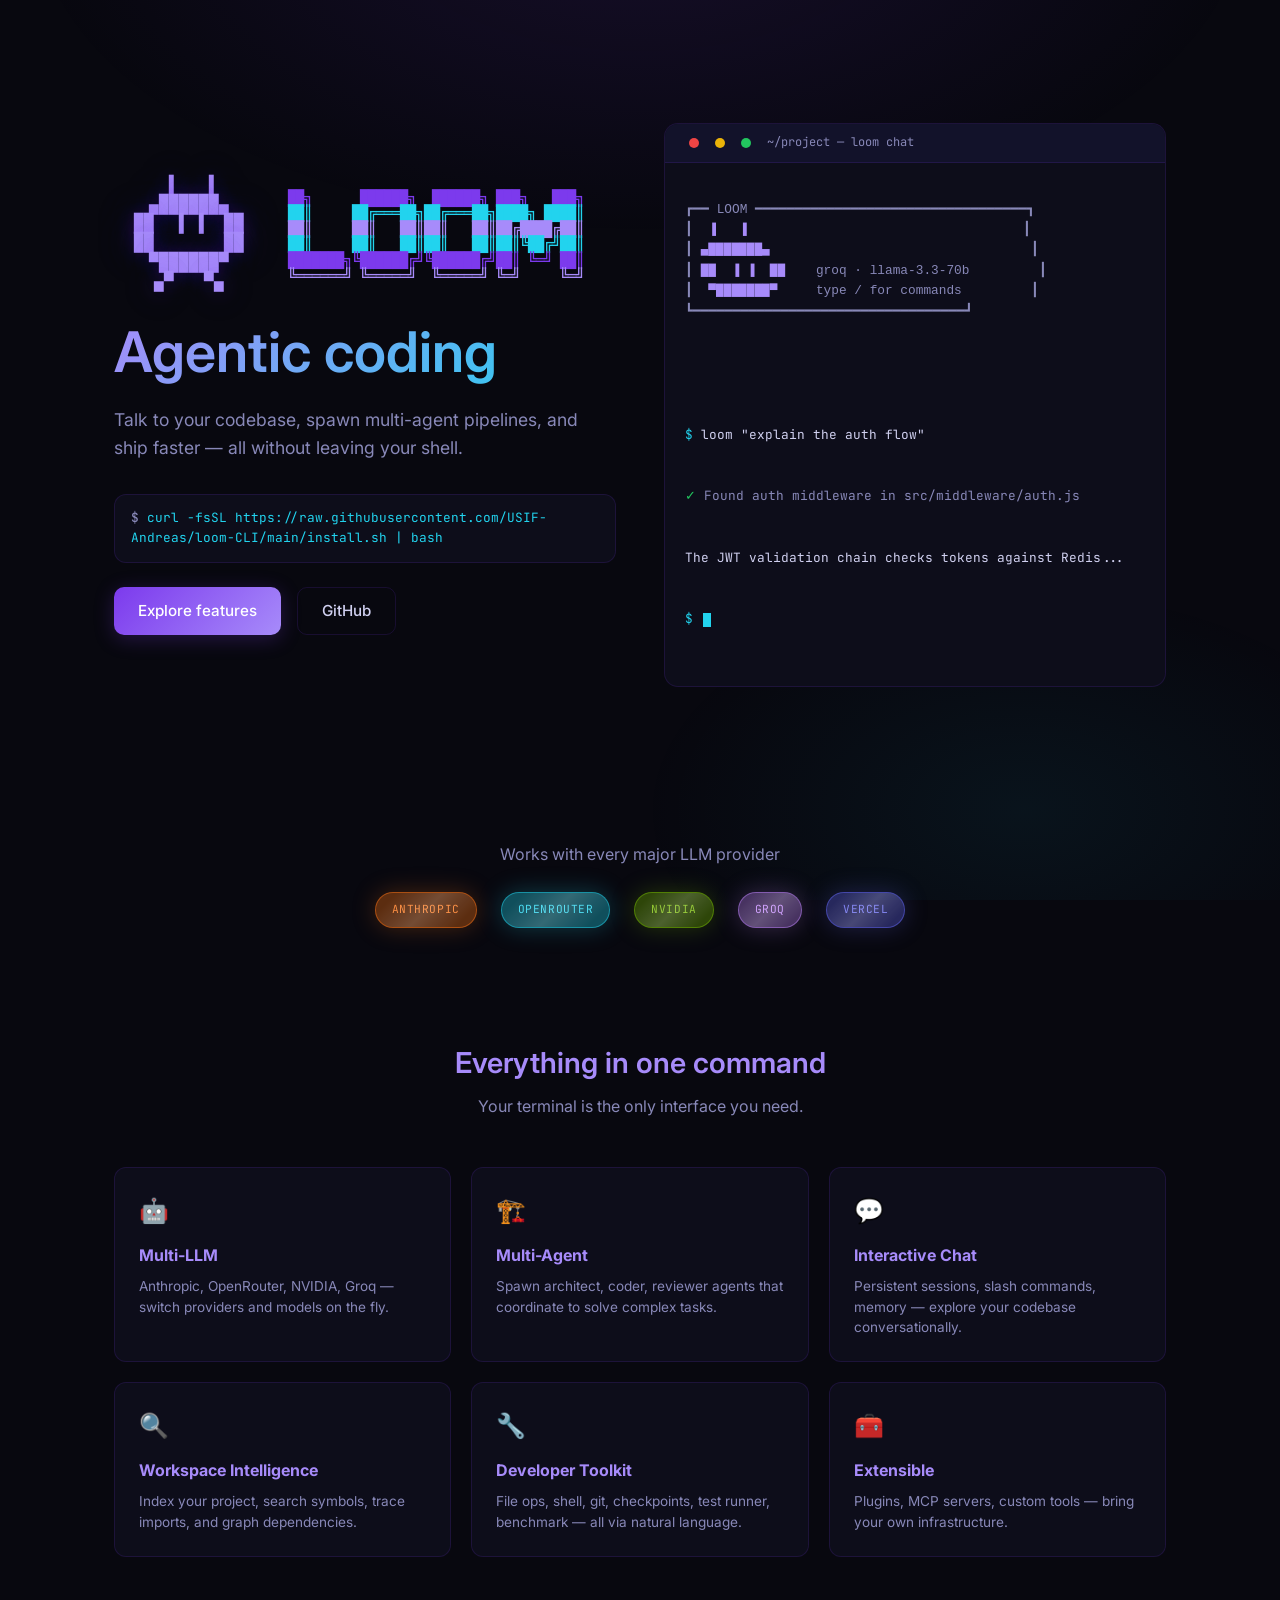
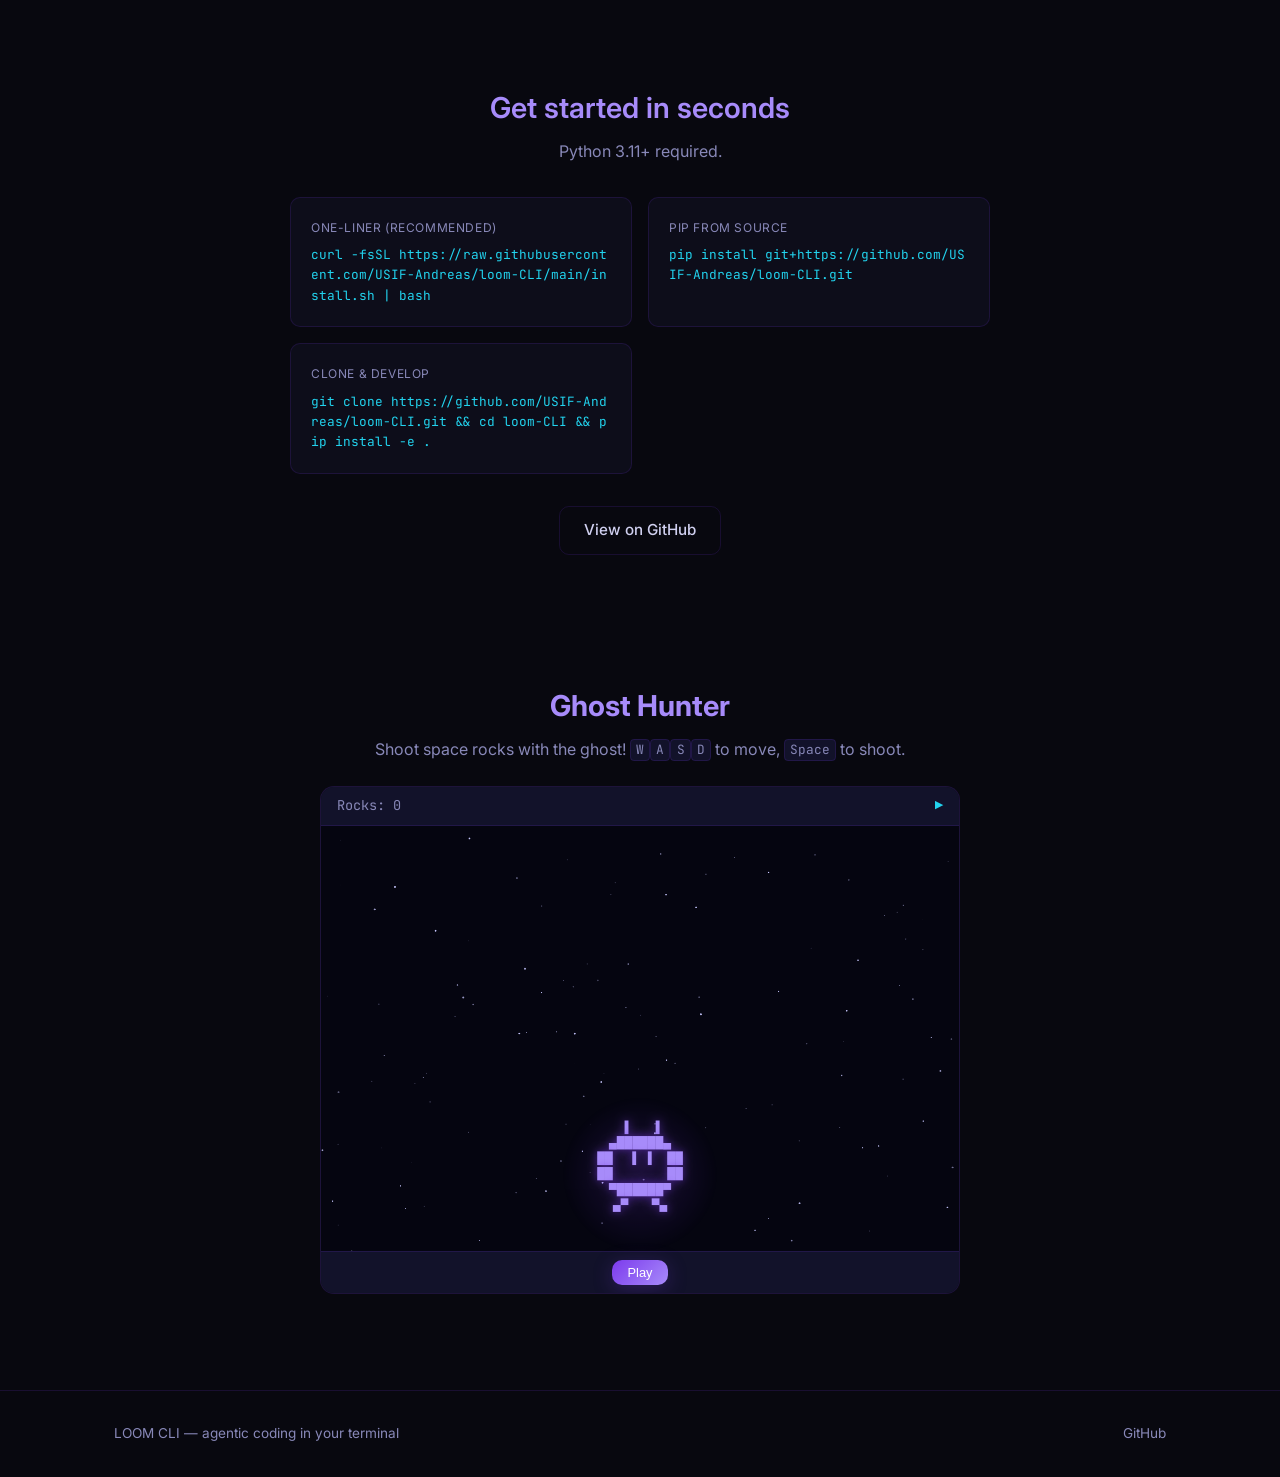
<file: website/index.html>
<!DOCTYPE html>
<html lang="en">
<head>
<meta charset="UTF-8">
<meta name="viewport" content="width=device-width, initial-scale=1.0">
<title>LOOM CLI — Agentic coding in your terminal</title>
<link rel="icon" type="image/svg+xml" href="data:image/svg+xml,%3Csvg xmlns='http://www.w3.org/2000/svg' viewBox='0 0 64 64'%3E%3Cdefs%3E%3ClinearGradient id='g' x1='0' y1='0' x2='1' y2='1'%3E%3Cstop offset='0' stop-color='%23a78bfa'/%3E%3Cstop offset='1' stop-color='%237c3aed'/%3E%3C/linearGradient%3E%3C/defs%3E%3Cpath d='M32 6C22 6 14 14 14 24v20c0 2 2 4 4 4l6-4 6 4 6-4 6 4 6-4 6 4c2 0 4-2 4-4V24c0-10-8-18-18-18z' fill='url(%23g)'/%3E%3Ccircle cx='24' cy='24' r='3' fill='%231a1a2e'/%3E%3Ccircle cx='40' cy='24' r='3' fill='%231a1a2e'/%3E%3Ccircle cx='24' cy='24' r='1.2' fill='%23fff'/%3E%3Ccircle cx='40' cy='24' r='1.2' fill='%23fff'/%3E%3C/svg%3E">
<link rel="stylesheet" href="css/style.css">
<link rel="preconnect" href="https://fonts.googleapis.com">
<link href="https://fonts.googleapis.com/css2?family=Inter:wght@400;500;600&family=JetBrains+Mono:wght@400;500&display=swap" rel="stylesheet">
</head>
<body>

<div class="container">

  <!-- Hero -->
  <section class="hero">
    <div class="hero-grid">
      <div class="hero-left">
        <div class="ghost-logo">
        <div class="ghost" id="ghost">▐   ▐
▄███████▄
██  ▐ ▐  ██
██       ██
▀███████▀
▄▀   ▀▄</div>

        <div class="loom-ascii"><span class="l">██╗      ██████╗  ██████╗ ███╗   ███╗</span>
<span class="o">██║     ██╔═══██╗██╔═══██╗████╗ ████║</span>
<span class="m">██║     ██║   ██║██║   ██║██╔████╔██║</span>
<span class="o">██║     ██║   ██║██║   ██║██║╚██╔╝██║</span>
<span class="l">███████╗╚██████╔╝╚██████╔╝██║ ╚═╝ ██║</span>
<span class="m">╚══════╝ ╚═════╝  ╚═════╝ ╚═╝     ╚═╝</span></div>
        </div>

        <h1 id="heroTitle">Agentic coding in your terminal</h1>
        <p>Talk to your codebase, spawn multi-agent pipelines, and ship faster — all without leaving your shell.</p>

        <div class="install-block">
          <div class="cmd" onclick="copyCmd(this)">
            curl -fsSL https://raw.githubusercontent.com/USIF-Andreas/loom-CLI/main/install.sh | bash
            <span class="copied">copied</span>
          </div>
        </div>

        <div class="btns">
          <a href="#features" class="btn btn-primary">Explore features</a>
          <a href="https://github.com/USIF-Andreas/loom-CLI" class="btn btn-outline">GitHub</a>
        </div>
      </div>

      <div class="hero-right">
        <div class="terminal-demo">
          <div class="bar">
            <span class="dot"></span>
            <span class="dot"></span>
            <span class="dot"></span>
            <span>~/project — loom chat</span>
          </div>
          <div class="output">
<pre class="line" style="margin:0;background:transparent;border:none;padding:0;color:#8888b8">┏━━ LOOM ━━━━━━━━━━━━━━━━━━━━━━━━━━━━━━━━━━┓
┃  <span style="color:#a78bfa">▐   ▐</span>                                    ┃
┃ <span style="color:#a78bfa">▄███████▄</span>                                  ┃
┃ <span style="color:#a78bfa">██  ▐ ▐  ██</span>    <span style="color:#8888b8">groq · llama-3.3-70b</span>         ┃
┃  <span style="color:#a78bfa">▀███████▀</span>     <span style="color:#8888b8">type / for commands</span>         ┃
┗━━━━━━━━━━━━━━━━━━━━━━━━━━━━━━━━━━┛</pre>
            <div class="line"><br></div>
            <div class="line"><span class="prompt">$</span> loom "explain the auth flow"</div>
            <div class="line"><span class="ok">✓</span> <span class="dim">Found auth middleware in src/middleware/auth.js</span></div>
            <div class="line"><span>The JWT validation chain checks tokens against Redis...</span></div>
            <div class="line"><span class="prompt">$</span> <span class="cursor"></span></div>
          </div>
        </div>
      </div>
    </div>
  </section>

  <!-- Providers -->
  <section class="providers">
    <p class="sub" style="text-align:center;color:var(--text2);margin-bottom:1.5rem">Works with every major LLM provider</p>
    <div class="provider-logos">
      <div class="provider-card" style="--c:#f97316">
        <span class="prov-name">Anthropic</span>
      </div>
      <div class="provider-card" style="--c:#22d3ee">
        <span class="prov-name">OpenRouter</span>
      </div>
      <div class="provider-card" style="--c:#76b900">
        <span class="prov-name">NVIDIA</span>
      </div>
      <div class="provider-card" style="--c:#c084fc">
        <span class="prov-name">Groq</span>
      </div>
      <div class="provider-card" style="--c:#6366f1">
        <span class="prov-name">Vercel</span>
      </div>
    </div>
  </section>

  <!-- Features -->
  <section class="features" id="features">
    <h2>Everything in one command</h2>
    <p class="sub">Your terminal is the only interface you need.</p>

    <div class="features-grid">
      <div class="feature-card">
        <div class="icon">&#x1f916;</div>
        <h3>Multi-LLM</h3>
        <p>Anthropic, OpenRouter, NVIDIA, Groq — switch providers and models on the fly.</p>
      </div>
      <div class="feature-card">
        <div class="icon">&#x1f3d7;&#xfe0f;</div>
        <h3>Multi-Agent</h3>
        <p>Spawn architect, coder, reviewer agents that coordinate to solve complex tasks.</p>
      </div>
      <div class="feature-card">
        <div class="icon">&#x1f4ac;</div>
        <h3>Interactive Chat</h3>
        <p>Persistent sessions, slash commands, memory — explore your codebase conversationally.</p>
      </div>
      <div class="feature-card">
        <div class="icon">&#x1f50d;</div>
        <h3>Workspace Intelligence</h3>
        <p>Index your project, search symbols, trace imports, and graph dependencies.</p>
      </div>
      <div class="feature-card">
        <div class="icon">&#x1f527;</div>
        <h3>Developer Toolkit</h3>
        <p>File ops, shell, git, checkpoints, test runner, benchmark — all via natural language.</p>
      </div>
      <div class="feature-card">
        <div class="icon">&#x1f9f0;</div>
        <h3>Extensible</h3>
        <p>Plugins, MCP servers, custom tools — bring your own infrastructure.</p>
      </div>
    </div>
  </section>

  <!-- Install -->
  <section class="install-section" id="install">
    <h2>Get started in seconds</h2>
    <p class="sub">Python 3.11+ required.</p>

    <div class="methods">
      <div class="method">
        <div class="label">One-liner (recommended)</div>
        <code>curl -fsSL https://raw.githubusercontent.com/USIF-Andreas/loom-CLI/main/install.sh | bash</code>
      </div>
      <div class="method">
        <div class="label">pip from source</div>
        <code>pip install git+https://github.com/USIF-Andreas/loom-CLI.git</code>
      </div>
      <div class="method">
        <div class="label">Clone &amp; develop</div>
        <code>git clone https://github.com/USIF-Andreas/loom-CLI.git && cd loom-CLI && pip install -e .</code>
      </div>
    </div>

    <div class="btns">
      <a href="https://github.com/USIF-Andreas/loom-CLI" class="btn btn-outline">View on GitHub</a>
    </div>
  </section>

  <!-- Game -->
  <section class="game-section" id="game">
    <h2>Ghost Hunter</h2>
    <p class="sub">Shoot space rocks with the ghost! <kbd>W</kbd><kbd>A</kbd><kbd>S</kbd><kbd>D</kbd> to move, <kbd>Space</kbd> to shoot.</p>
    <div class="game-wrapper">
      <div class="game-hud-top">
        <span>Rocks: <span id="rockCount">0</span></span>
        <span class="game-status" id="gameStatus">&#9654;</span>
      </div>
      <canvas id="gameCanvas"></canvas>
      <div class="game-hud-bottom">
        <button class="btn btn-primary" id="restartBtn">Play</button>
      </div>
    </div>
  </section>

</div>

<footer>
  <div class="container">
    <div class="inner">
      <p>LOOM CLI &mdash; agentic coding in your terminal</p>
      <a href="https://github.com/USIF-Andreas/loom-CLI">GitHub</a>
    </div>
  </div>
</footer>

<script src="js/script.js"></script>
</body>
</html>
</file>
<file: website/css/style.css>
:root {
  --bg: #08080f;
  --bg2: #0d0d1a;
  --bg3: #12122a;
  --text: #d0d0f0;
  --text2: #8888b8;
  --primary: #7c3aed;
  --primary2: #a78bfa;
  --accent: #22d3ee;
  --accent2: #67e8f9;
  --glow: rgba(124, 58, 237, 0.25);
  --glow2: rgba(34, 211, 238, 0.15);
  --border: rgba(124, 58, 237, 0.15);
  --font: 'Inter', system-ui, -apple-system, sans-serif;
  --mono: 'JetBrains Mono', 'Fira Code', monospace;
}

* { margin:0; padding:0; box-sizing:border-box; }
html { scroll-behavior:smooth; }

body {
  font-family: var(--font);
  background: var(--bg);
  color: var(--text);
  line-height: 1.6;
  min-height: 100vh;
  overflow-x: hidden;
}

body::before {
  content: '';
  position: fixed;
  inset: 0;
  background:
    radial-gradient(ellipse 80% 60% at 50% -10%, rgba(124,58,237,.12) 0%, transparent 60%),
    radial-gradient(ellipse 60% 50% at 80% 90%, rgba(34,211,238,.06) 0%, transparent 50%);
  pointer-events: none;
  z-index: 0;
}

.container { max-width: 1100px; margin: 0 auto; padding: 0 1.5rem; position: relative; z-index: 1; overflow-x: hidden; }

/* Ghost logo group */
.ghost-logo {
  display: flex;
  align-items: center;
  gap: 1.5rem;
  flex-wrap: nowrap;
}

/* Ghost */
.ghost {
  font-family: var(--mono);
  font-size: 1rem;
  line-height: 1.2;
  color: var(--primary2);
  text-shadow: 0 0 20px var(--glow), 0 0 40px var(--glow);
  white-space: pre;
  display: inline-block;
  width: 15ch;
  flex-shrink: 0;
  text-align: center;
  animation: ghostFloat 3s ease-in-out infinite, ghostFlicker 5s ease-in-out infinite;
}

@keyframes ghostFloat {
  0%, 100% { transform: translateY(0); }
  50% { transform: translateY(-5px); }
}

@keyframes ghostFlicker {
  0%, 100% { opacity: 1; }
  25% { opacity: .88; }
  50% { opacity: 1; }
  75% { opacity: .92; }
}

.ghost.fly-up {
  animation: ghostFlyUp .2s ease-out forwards;
}

.ghost.fly-down {
  animation: ghostFlyDown .2s ease-in forwards;
}

@keyframes ghostFlyUp {
  0% { transform: translateY(0); }
  100% { transform: translateY(-10px); }
}

@keyframes ghostFlyDown {
  0% { transform: translateY(-10px); }
  100% { transform: translateY(0); }
}

/* LOOM ASCII art */
.loom-ascii {
  font-family: var(--mono);
  font-size: clamp(0.55rem, 2vw, 0.85rem);
  line-height: 1.15;
  white-space: pre;
  display: inline-block;
  text-align: center;
  margin: 0;
}

.loom-ascii .l { color: var(--primary); }
.loom-ascii .o { color: var(--accent); }
.loom-ascii .m { color: var(--primary2); }

/* Hero */
.hero {
  min-height: 90vh;
  display: flex;
  align-items: center;
  justify-content: center;
  padding: 4rem 0;
}

.hero-grid {
  display: grid;
  grid-template-columns: 1fr 1fr;
  gap: 3rem;
  align-items: center;
  width: 100%;
}

.hero-left {
  text-align: left;
}

.hero-left .loom-ascii {
  text-align: left;
  margin: 1rem 0 0.5rem;
}

.hero-left h1 {
  text-align: left;
  margin: 0.5rem 0;
}

.hero-left p {
  text-align: left;
  margin: 0 0 1.5rem;
  max-width: 480px;
}

.hero-left .install-block {
  margin: 1.5rem 0;
  max-width: 560px;
}

.hero-left .btns {
  justify-content: flex-start;
}

.hero-right {
  display: flex;
  justify-content: center;
}

.hero h1 {
  font-size: clamp(2rem, 6vw, 3.5rem);
  font-weight: 600;
  margin: 1rem 0 .5rem;
  min-height: 1.4em;
  background: linear-gradient(135deg, var(--primary2), var(--accent));
  -webkit-background-clip: text;
  -webkit-text-fill-color: transparent;
  background-clip: text;
}

.hero p {
  color: var(--text2);
  font-size: 1.1rem;
  max-width: 520px;
  margin: 0 auto 2rem;
}

/* Install command */
.install-block {
  margin: 1.5rem auto;
  max-width: 600px;
  width: 100%;
}

.install-block .cmd {
  background: var(--bg2);
  border: 1px solid var(--border);
  border-radius: 12px;
  padding: .8rem 1rem;
  font-family: var(--mono);
  font-size: .8rem;
  color: var(--accent);
  cursor: pointer;
  transition: all .3s;
  position: relative;
  overflow-wrap: break-word;
}

.install-block .cmd::before {
  content: '$';
  color: var(--text2);
  font-weight: 500;
}

.install-block .cmd:hover {
  border-color: var(--primary);
  box-shadow: 0 0 25px var(--glow);
}

.install-block .cmd .copied {
  position: absolute;
  right: .75rem;
  font-size: .7rem;
  color: var(--accent);
  opacity: 0;
  transition: opacity .3s;
}

.install-block .cmd .copied.show { opacity: 1; }

/* Buttons */
.btn {
  display: inline-flex;
  align-items: center;
  gap: .5rem;
  padding: .7rem 1.5rem;
  border-radius: 10px;
  font-weight: 500;
  text-decoration: none;
  transition: all .3s;
  font-size: .95rem;
  cursor: pointer;
  border: none;
}

.btn-primary {
  background: linear-gradient(135deg, var(--primary), var(--primary2));
  color: #fff;
  box-shadow: 0 4px 20px var(--glow);
}

.btn-primary:hover {
  transform: translateY(-2px);
  box-shadow: 0 6px 30px var(--glow);
}

.btn-outline {
  background: transparent;
  color: var(--text);
  border: 1px solid var(--border);
}

.btn-outline:hover {
  border-color: var(--primary);
  background: rgba(124,58,237,.08);
  transform: translateY(-2px);
}

.btns { display: flex; gap: 1rem; justify-content: center; flex-wrap: wrap; margin-top: 1rem; }

/* Provider logos */
.providers {
  padding: 2rem 0 3rem;
}

.provider-logos {
  display: flex;
  justify-content: center;
  align-items: center;
  gap: 1.5rem;
  flex-wrap: wrap;
  width: 100%;
}

.provider-card {
  display: flex;
  align-items: center;
  padding: .5rem 1rem;
  border-radius: 20px;
  border: 1px solid rgba(255,255,255,0.1);
  border-color: color-mix(in srgb, var(--c) 50%, transparent);
  background: rgba(255,255,255,0.06);
  background: color-mix(in srgb, var(--c) 35%, transparent);
  transition: all .3s;
  cursor: default;
  position: relative;
  overflow: hidden;
  box-shadow: 0 0 25px rgba(124,58,237,0.15);
  box-shadow: 0 0 25px color-mix(in srgb, var(--c) 25%, transparent);
  white-space: nowrap;
}

.provider-card::after {
  content: '';
  position: absolute;
  inset: 0;
  background: linear-gradient(135deg, transparent 15%, rgba(255,255,255,0.15) 50%, transparent 85%);
  opacity: 1;
  pointer-events: none;
}

.provider-card:hover {
  background: rgba(255,255,255,0.12);
  background: color-mix(in srgb, var(--c) 55%, transparent);
  border-color: rgba(255,255,255,0.2);
  border-color: color-mix(in srgb, var(--c) 85%, transparent);
  transform: translateY(-3px) scale(1.05);
  box-shadow: 0 0 50px rgba(124,58,237,0.3), 0 0 100px rgba(124,58,237,0.15);
  box-shadow: 0 0 50px color-mix(in srgb, var(--c) 55%, transparent), 0 0 100px color-mix(in srgb, var(--c) 30%, transparent);
}

.prov-name {
  font-family: var(--mono);
  font-size: .7rem;
  color: #ddd;
  color: color-mix(in srgb, var(--c) 85%, #fff);
  text-transform: uppercase;
  letter-spacing: .05em;
}

/* Terminal demo */
.terminal-demo {
  background: var(--bg2);
  border: 1px solid var(--border);
  border-radius: 14px;
  overflow: hidden;
  margin: 3rem auto;
  max-width: 680px;
  width: 100%;
}

.terminal-demo .bar {
  display: flex;
  align-items: center;
  gap: .5rem;
  padding: .6rem 1rem;
  background: var(--bg3);
  border-bottom: 1px solid var(--border);
}

.terminal-demo .bar .dot {
  width: 10px; height: 10px;
  border-radius: 50%;
}

.terminal-demo .bar .dot:nth-child(1) { background: #ef4444; }
.terminal-demo .bar .dot:nth-child(2) { background: #eab308; }
.terminal-demo .bar .dot:nth-child(3) { background: #22c55e; }

.terminal-demo .bar span {
  font-family: var(--mono);
  font-size: .75rem;
  color: var(--text2);
  margin-left: .5rem;
}

.terminal-demo .output {
  padding: 1rem 1.25rem;
  font-family: var(--mono);
  font-size: .8rem;
  line-height: 1.6;
  min-height: 180px;
  white-space: pre;
  overflow-x: auto;
}

.terminal-demo .output .line {
  opacity: 0;
  animation: typeIn .4s ease forwards;
}

.terminal-demo .output .line:nth-child(1) { animation-delay: .3s; }
.terminal-demo .output .line:nth-child(2) { animation-delay: .9s; }
.terminal-demo .output .line:nth-child(3) { animation-delay: 1.5s; }
.terminal-demo .output .line:nth-child(4) { animation-delay: 2.1s; }
.terminal-demo .output .line:nth-child(5) { animation-delay: 2.7s; }
.terminal-demo .output .line:nth-child(6) { animation-delay: 3.3s; }
.terminal-demo .output .line:nth-child(7) { animation-delay: 3.9s; }
.terminal-demo .output .line:nth-child(8) { animation-delay: 4.5s; }
.terminal-demo .output .line:nth-child(9) { animation-delay: 5.1s; }
.terminal-demo .output .line:nth-child(10) { animation-delay: 5.7s; }

@keyframes typeIn {
  to { opacity: 1; }
}

.terminal-demo .output .prompt { color: var(--accent); }
.terminal-demo .output .info { color: var(--text2); }
.terminal-demo .output .ok { color: #22c55e; }
.terminal-demo .output .error { color: #ef4444; }
.terminal-demo .output .highlight { color: var(--primary2); }
.terminal-demo .output .dim { color: var(--text2); }

.terminal-demo .cursor {
  display: inline-block;
  width: 8px;
  height: 1.1em;
  background: var(--accent);
  animation: blink 1s step-end infinite;
  vertical-align: text-bottom;
  margin-left: 2px;
}

@keyframes blink {
  50% { opacity: 0; }
}

/* Features */
.features {
  padding: 4rem 0;
}

.features h2 {
  text-align: center;
  font-size: 1.8rem;
  font-weight: 600;
  margin-bottom: .5rem;
  color: var(--primary2);
}

.features .sub {
  text-align: center;
  color: var(--text2);
  margin-bottom: 3rem;
}

.features-grid {
  display: grid;
  grid-template-columns: repeat(auto-fit, minmax(280px, 1fr));
  gap: 1.25rem;
}

.feature-card {
  background: var(--bg2);
  border: 1px solid var(--border);
  border-radius: 12px;
  padding: 1.5rem;
  transition: all .3s;
  position: relative;
  overflow: hidden;
}

.feature-card::before {
  content: '';
  position: absolute;
  top: 0; left: 0;
  width: 100%; height: 2px;
  background: linear-gradient(90deg, var(--primary), var(--accent));
  transform: scaleX(0);
  transition: transform .4s;
  transform-origin: left;
}

.feature-card:hover { border-color: var(--primary); transform: translateY(-4px); }
.feature-card:hover::before { transform: scaleX(1); }

.feature-card .icon { font-size: 1.5rem; margin-bottom: .75rem; }
.feature-card h3 { font-size: 1rem; margin-bottom: .5rem; color: var(--primary2); }
.feature-card p { font-size: .85rem; color: var(--text2); line-height: 1.5; }

/* Install section */
.install-section {
  padding: 4rem 0;
  text-align: center;
}

.install-section h2 {
  font-size: 1.8rem;
  font-weight: 600;
  margin-bottom: .5rem;
  color: var(--primary2);
}

.install-section .sub {
  color: var(--text2);
  margin-bottom: 2rem;
}

.methods {
  display: grid;
  grid-template-columns: repeat(auto-fit, minmax(240px, 1fr));
  gap: 1rem;
  max-width: 700px;
  margin: 0 auto 2rem;
}

.method {
  background: var(--bg2);
  border: 1px solid var(--border);
  border-radius: 10px;
  padding: 1.25rem;
  text-align: left;
  transition: all .3s;
}

.method:hover { border-color: var(--primary); }

.method .label {
  font-size: .75rem;
  text-transform: uppercase;
  letter-spacing: .05em;
  color: var(--text2);
  margin-bottom: .5rem;
}

.method code {
  display: block;
  font-family: var(--mono);
  font-size: .8rem;
  color: var(--accent);
  word-break: break-all;
}

/* Footer */
footer {
  border-top: 1px solid var(--border);
  padding: 2rem 0;
  margin-top: 2rem;
}

footer .inner {
  display: flex;
  justify-content: space-between;
  align-items: center;
  flex-wrap: wrap;
  gap: 1rem;
}

footer p { color: var(--text2); font-size: .85rem; }

footer a {
  color: var(--text2);
  text-decoration: none;
  font-size: .85rem;
  transition: color .2s;
}

footer a:hover { color: var(--primary2); }

/* Responsive */
@media (max-width: 900px) {
  .hero-grid { grid-template-columns: 1fr; gap: 1.5rem; }
  .hero-left { text-align: center; }
  .hero-left h1 { text-align: center; }
  .hero-left p { text-align: center; margin: 0 auto 1.5rem; }
  .hero-left .loom-ascii { text-align: center; }
  .hero-left .install-block { margin: 1.5rem auto; }
  .hero-left .btns { justify-content: center; }
  .ghost-logo {
    flex-direction: column;
    gap: 1rem;
    align-items: center;
    justify-content: center;
  }
  .ghost {
    margin: 0;
  }
}

@media (max-width: 480px) {
  .ghost {
    font-size: 0.75rem;
    margin: 0;
  }
  .loom-ascii {
    font-size: 0.45rem;
    align-self: center;
  }
  .hero-left > div:first-child {
    flex-direction: column;
    gap: .75rem;
    align-items: center;
    justify-content: center;
  }
}

/* Game */
.game-section {
  padding: 4rem 0;
  text-align: center;
}

.game-section h2 {
  font-size: 1.8rem;
  color: var(--primary2);
  margin-bottom: .5rem;
}

.game-section .sub {
  color: var(--text2);
  margin-bottom: 1.5rem;
}

.game-section kbd {
  font-family: var(--mono);
  background: var(--bg3);
  border: 1px solid var(--border);
  border-radius: 4px;
  padding: .1em .4em;
  font-size: .8rem;
}

.game-wrapper {
  max-width: 640px;
  margin: 0 auto;
  background: var(--bg2);
  border: 1px solid var(--border);
  border-radius: 14px;
  overflow: hidden;
}

.game-hud-top {
  display: flex;
  justify-content: space-between;
  align-items: center;
  padding: .5rem 1rem;
  background: var(--bg3);
  border-bottom: 1px solid var(--border);
  font-family: var(--mono);
  font-size: .85rem;
  color: var(--text2);
}

.game-hud-bottom {
  display: flex;
  justify-content: center;
  align-items: center;
  padding: .5rem 1rem;
  background: var(--bg3);
  border-top: 1px solid var(--border);
}

.game-hud-bottom .btn {
  padding: .3rem 1rem;
  font-size: .8rem;
}

.game-status {
  color: var(--accent);
}

#gameCanvas {
  display: block;
  width: 100%;
  aspect-ratio: 600 / 400;
  background: #050510;
  cursor: none;
  touch-action: none;
}

@media (max-width: 640px) {
  .btns { flex-direction: column; align-items: center; }
  .features-grid { grid-template-columns: 1fr; }
  .methods { grid-template-columns: 1fr; }
  footer .inner { flex-direction: column; text-align: center; }
  .terminal-demo .output { padding: .5rem; font-size: .55rem; }
  .hero h1 { font-size: clamp(1.4rem, 5vw, 2rem); }
  .hero p { font-size: .95rem; }
  .install-block .cmd { font-size: .7rem; padding: .6rem .75rem; }
  .provider-logos { gap: .5rem; justify-content: center; }
  .provider-card { padding: .3rem .6rem; font-size: .55rem; max-width: 100%; }
  .install-block .cmd { font-size: .6rem; padding: .5rem .75rem; }
  .methods { gap: .5rem; }
  .method { padding: .75rem; }
  .method code { font-size: .65rem; word-break: break-all; }
  .hero h1 { font-size: 1.5rem; }
  .hero p { font-size: .85rem; }
  .hero-grid { gap: 1.5rem; }
  .container { padding: 0 .75rem; }
}

@media (max-width: 400px) {
  .terminal-demo .output { font-size: .45rem; padding: .35rem; }
  .loom-ascii { font-size: 0.4rem; }
  .ghost { font-size: 0.65rem; }
  .hero h1 { font-size: 1.2rem; }
  .hero p { font-size: .8rem; }
  .install-block .cmd { font-size: .5rem; padding: .4rem .5rem; }
  .provider-card { padding: .2rem .4rem; font-size: .5rem; }
  .prov-name { font-size: .5rem; }
  .btns .btn { font-size: .75rem; padding: .5rem 1rem; }
  .hero-grid { gap: 1rem; }
  .container { padding: 0 .5rem; }
}
</file>
